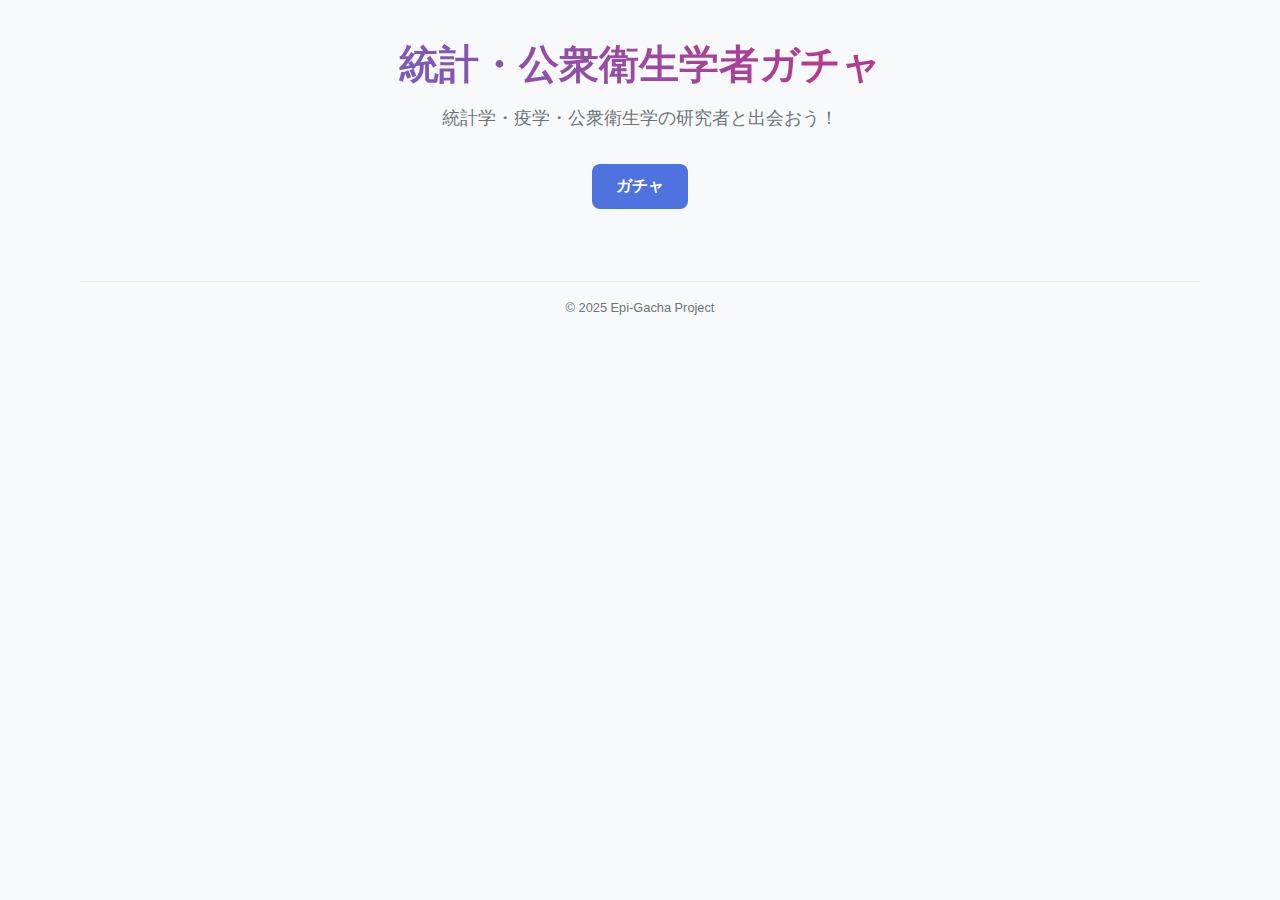
<file: index.html>
<!DOCTYPE html>
<html lang="ja">
<head>
  <meta charset="UTF-8">
  <meta name="viewport" content="width=device-width, initial-scale=1.0">
  <title>統計・公衆衛生学者ガチャ</title>
  <link rel="stylesheet" href="style.css">
  
  <!-- Open Graph / Facebook -->
  <meta property="og:type" content="website">
  <meta property="og:url" content="https://srws-psg.github.io/epi-gacha/">
  <meta property="og:title" content="統計・公衆衛生学者ガチャ">
  <meta property="og:description" content="統計学・疫学・公衆衛生学の研究者と出会おう！">
  <meta property="og:image" content="https://srws-psg.github.io/epi-gacha/originaldata/top_%20thumbnail.png">
  <meta property="og:image:alt" content="統計・公衆衛生学者ガチャのサムネイル">
  
  <!-- Twitter -->
  <meta name="twitter:card" content="summary_large_image">
  <meta name="twitter:title" content="統計・公衆衛生学者ガチャ">
  <meta name="twitter:description" content="統計学・疫学・公衆衛生学の研究者と出会おう！">
  <meta name="twitter:image" content="https://srws-psg.github.io/epi-gacha/originaldata/top_%20thumbnail.png">
</head>
<body>
  <div class="container">
    <header>
      <h1>統計・公衆衛生学者ガチャ</h1>
      <p class="subtitle">統計学・疫学・公衆衛生学の研究者と出会おう！</p>
    </header>
    
    <div class="gacha-controls">
      <button id="pull-one" class="btn">ガチャ</button>
    </div>
    
    
    <div id="gacha-result" class="result-area"></div>
    
    <footer>
      <p>© 2025 Epi-Gacha Project</p>
    </footer>
  </div>
  
  <script src="gacha.js"></script>
</body>
</html>
</file>
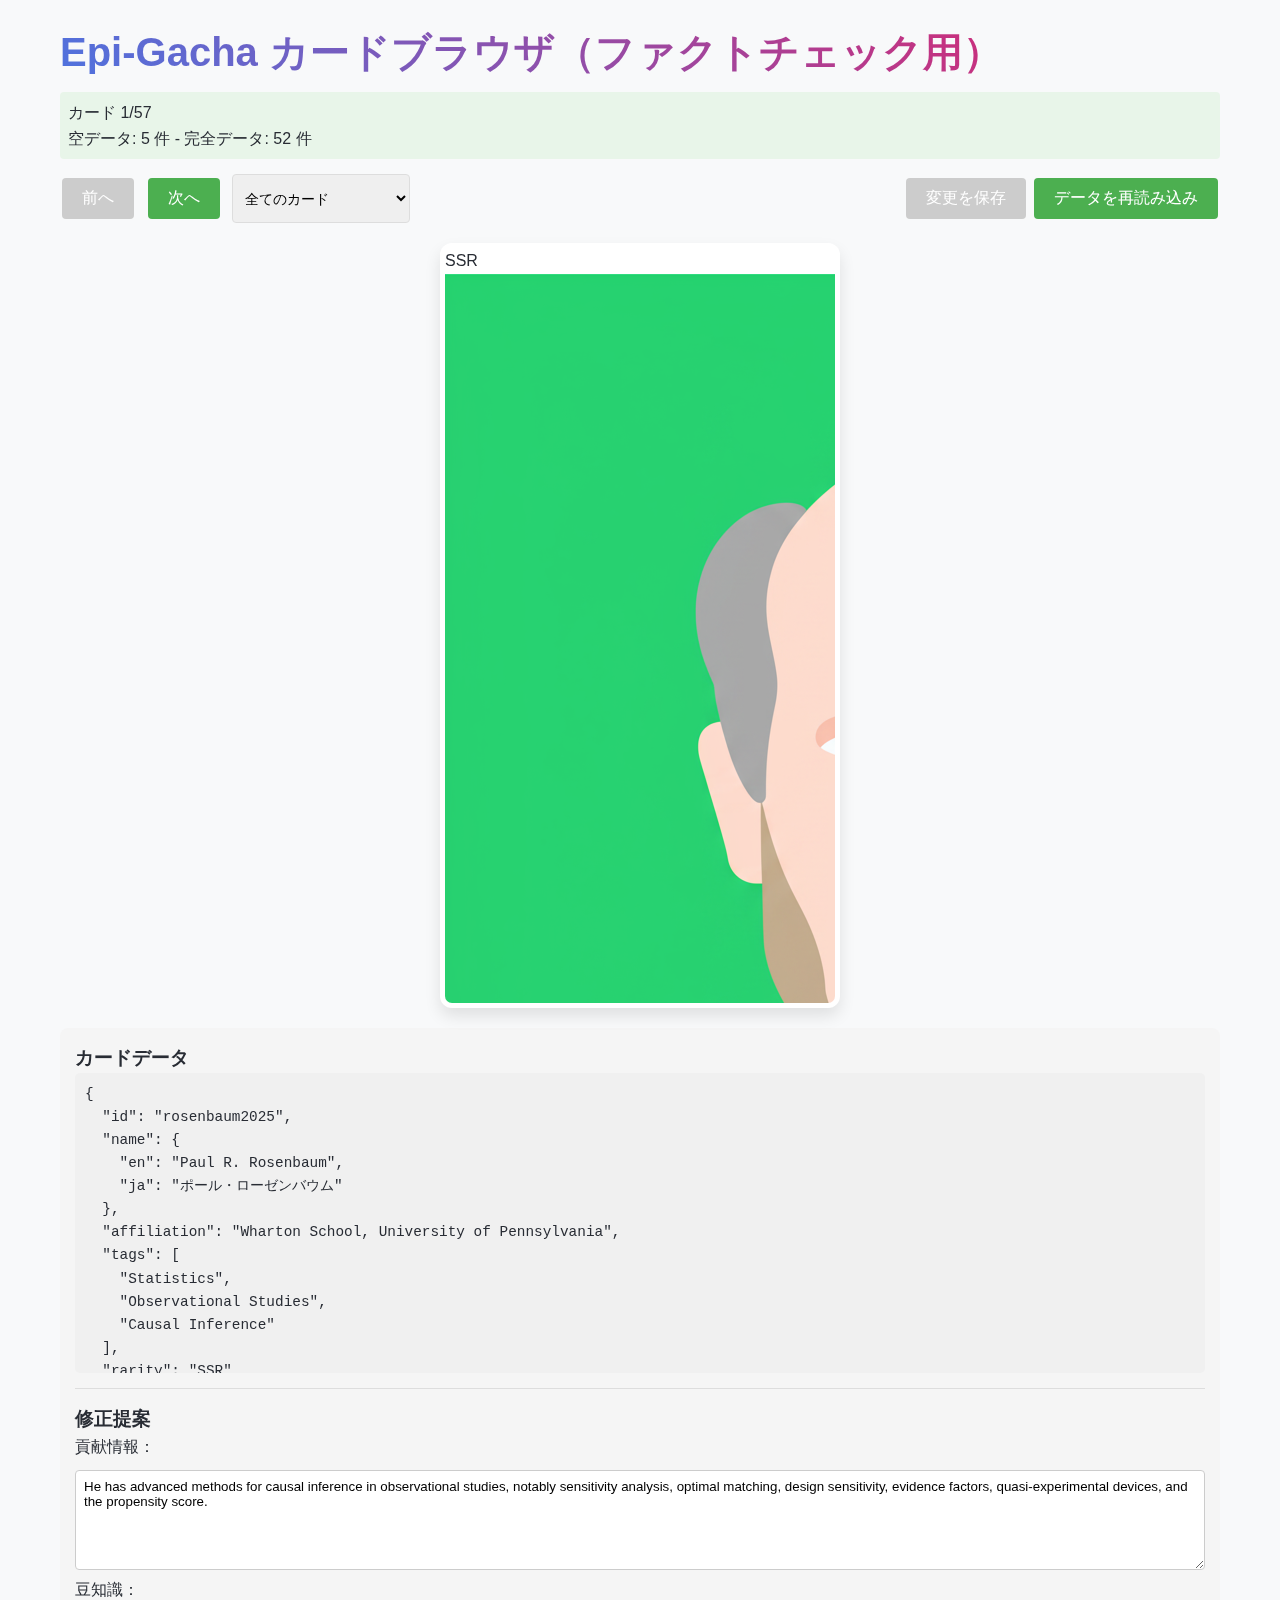
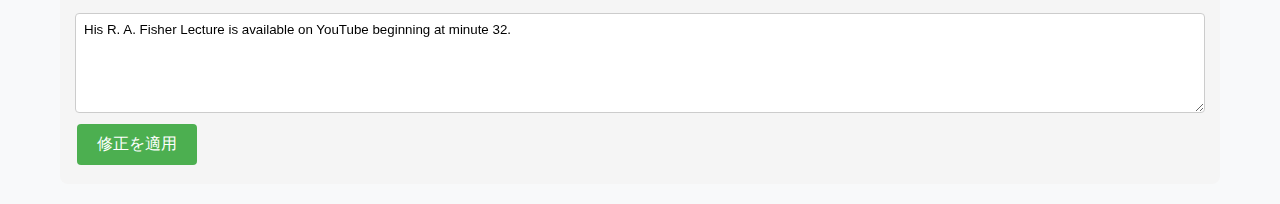
<file: card_browser.html>
<!DOCTYPE html>
<html lang="ja">
<head>
    <meta charset="UTF-8">
    <meta name="viewport" content="width=device-width, initial-scale=1.0">
    <title>Epi-Gacha カードブラウザ（ファクトチェック用）</title>
    <link rel="stylesheet" href="style.css">
    <style>
        .browser-container {
            max-width: 1200px;
            margin: 0 auto;
            padding: 20px;
        }
        
        .controls {
            display: flex;
            justify-content: space-between;
            margin-bottom: 20px;
            align-items: center;
        }
        
        .navigation {
            display: flex;
            gap: 10px;
        }
        
        .card-info {
            margin-top: 20px;
            background-color: #f5f5f5;
            border-radius: 8px;
            padding: 15px;
        }
        
        .card-json {
            max-height: 300px;
            overflow-y: auto;
            font-family: monospace;
            background-color: #f0f0f0;
            padding: 10px;
            border-radius: 5px;
            white-space: pre-wrap;
            font-size: 0.9rem;
        }
        
        .edit-suggestion {
            margin-top: 15px;
            border-top: 1px solid #ddd;
            padding-top: 15px;
        }
        
        textarea {
            width: 100%;
            min-height: 100px;
            margin-top: 10px;
            font-family: inherit;
            padding: 8px;
            border: 1px solid #ccc;
            border-radius: 4px;
        }
        
        button {
            background-color: #4caf50;
            color: white;
            border: none;
            padding: 10px 20px;
            text-align: center;
            text-decoration: none;
            display: inline-block;
            font-size: 16px;
            margin: 4px 2px;
            cursor: pointer;
            border-radius: 4px;
        }
        
        button:disabled {
            background-color: #cccccc;
            cursor: not-allowed;
        }
        
        .card-display {
            display: flex;
            justify-content: center;
        }
        
        .card-container {
            max-width: 400px;
        }
        
        .issues {
            margin-top: 15px;
            color: #d32f2f;
        }
        
        .source-link {
            display: block;
            margin-top: 5px;
            word-break: break-all;
        }
        
        .stats {
            margin-bottom: 15px;
            padding: 8px;
            background-color: #e8f5e9;
            border-radius: 4px;
        }
    </style>
</head>
<body>
    <div class="browser-container">
        <h1>Epi-Gacha カードブラウザ（ファクトチェック用）</h1>
        
        <div class="stats">
            <div id="progress-info">カード 0/0</div>
            <div id="data-stats">空データ: 0 件 - 完全データ: 0 件</div>
        </div>
        
        <div class="controls">
            <div class="navigation">
                <button id="prev-btn" disabled>前へ</button>
                <button id="next-btn" disabled>次へ</button>
                <select id="filter-select">
                    <option value="all">全てのカード</option>
                    <option value="empty">空データのみ</option>
                    <option value="incomplete">不完全なデータ</option>
                    <option value="complete">完全なデータ</option>
                    <option value="updated">最近更新されたデータ</option>
                </select>
            </div>
            <div>
                <button id="save-btn" disabled>変更を保存</button>
                <button id="reload-btn">データを再読み込み</button>
            </div>
        </div>
        
        <div class="card-display">
            <div id="card-container" class="card-container"></div>
        </div>
        
        <div class="card-info">
            <h3>カードデータ</h3>
            <div id="card-json" class="card-json"></div>
            
            <div class="issues" id="issues-container"></div>
            
            <div class="edit-suggestion">
                <h3>修正提案</h3>
                <div>
                    <label for="contribution-edit">貢献情報：</label>
                    <textarea id="contribution-edit"></textarea>
                </div>
                <div>
                    <label for="trivia-edit">豆知識：</label>
                    <textarea id="trivia-edit"></textarea>
                </div>
                <div>
                    <button id="apply-edit-btn">修正を適用</button>
                </div>
            </div>
        </div>
    </div>
    
    <script>
        document.addEventListener('DOMContentLoaded', function() {
            let scholars = [];
            let filteredScholars = [];
            let currentIndex = 0;
            let jsonFile = 'scholars_enhanced_tavily.json'; // 更新されたJSON
            let editedScholars = {}; // 編集されたデータを保持
            
            const cardContainer = document.getElementById('card-container');
            const cardJson = document.getElementById('card-json');
            const prevBtn = document.getElementById('prev-btn');
            const nextBtn = document.getElementById('next-btn');
            const filterSelect = document.getElementById('filter-select');
            const saveBtn = document.getElementById('save-btn');
            const reloadBtn = document.getElementById('reload-btn');
            const contributionEdit = document.getElementById('contribution-edit');
            const triviaEdit = document.getElementById('trivia-edit');
            const applyEditBtn = document.getElementById('apply-edit-btn');
            const progressInfo = document.getElementById('progress-info');
            const dataStats = document.getElementById('data-stats');
            const issuesContainer = document.getElementById('issues-container');
            
            // スカラーデータをロード
            async function loadScholars() {
                try {
                    const response = await fetch(jsonFile);
                    scholars = await response.json();
                    applyFilter();
                    updateStats();
                    
                    if (filteredScholars.length > 0) {
                        currentIndex = 0;
                        showCurrentScholar();
                    }
                } catch (error) {
                    console.error('データの読み込みに失敗しました:', error);
                    alert('データの読み込みに失敗しました。詳細はコンソールを確認してください。');
                }
            }
            
            // 統計情報の更新
            function updateStats() {
                const emptyCount = scholars.filter(s => 
                    !s.contribution?.text || !s.trivia
                ).length;
                
                const completeCount = scholars.length - emptyCount;
                
                dataStats.textContent = `空データ: ${emptyCount} 件 - 完全データ: ${completeCount} 件`;
            }
            
            // フィルターを適用
            function applyFilter() {
                const filterValue = filterSelect.value;
                
                switch (filterValue) {
                    case 'empty':
                        filteredScholars = scholars.filter(s => 
                            !s.contribution?.text && !s.trivia
                        );
                        break;
                    case 'incomplete':
                        filteredScholars = scholars.filter(s => 
                            !s.contribution?.text || !s.trivia
                        );
                        break;
                    case 'complete':
                        filteredScholars = scholars.filter(s => 
                            s.contribution?.text && s.trivia
                        );
                        break;
                    case 'updated':
                        // 更新されたデータの定義（例: editedScholarsに含まれるデータ）
                        filteredScholars = scholars.filter(s => 
                            Object.keys(editedScholars).includes(s.id)
                        );
                        break;
                    default:
                        filteredScholars = [...scholars];
                }
                
                updateNavButtons();
                
                if (filteredScholars.length > 0) {
                    if (currentIndex >= filteredScholars.length) {
                        currentIndex = filteredScholars.length - 1;
                    }
                    showCurrentScholar();
                } else {
                    cardContainer.innerHTML = '<p>該当するカードがありません</p>';
                    cardJson.textContent = '';
                    contributionEdit.value = '';
                    triviaEdit.value = '';
                }
            }
            
            // ナビゲーションボタンの状態を更新
            function updateNavButtons() {
                prevBtn.disabled = filteredScholars.length === 0 || currentIndex === 0;
                nextBtn.disabled = filteredScholars.length === 0 || currentIndex === filteredScholars.length - 1;
                saveBtn.disabled = Object.keys(editedScholars).length === 0;
                
                if (filteredScholars.length > 0) {
                    progressInfo.textContent = `カード ${currentIndex + 1}/${filteredScholars.length}`;
                } else {
                    progressInfo.textContent = 'カード 0/0';
                }
            }
            
            // 現在のスカラーを表示
            function showCurrentScholar() {
                if (filteredScholars.length === 0) return;
                
                const scholar = filteredScholars[currentIndex];
                renderCard(scholar);
                updateJsonDisplay(scholar);
                updateEditFields(scholar);
                checkIssues(scholar);
                updateNavButtons();
            }
            
            // 問題をチェック
            function checkIssues(scholar) {
                issuesContainer.innerHTML = '';
                const issues = [];
                
                if (!scholar.contribution?.text) {
                    issues.push('貢献情報が空です');
                }
                
                if (!scholar.trivia) {
                    issues.push('豆知識が空です');
                }
                
                if (scholar.contribution?.text && scholar.contribution.text.length < 30) {
                    issues.push('貢献情報が短すぎます');
                }
                
                if (scholar.trivia && scholar.trivia.length < 20) {
                    issues.push('豆知識が短すぎます');
                }
                
                if (scholar.contribution?.source === 'https://example.com/scholar1, https://example.com/scholar2') {
                    issues.push('貢献情報の出典がモックデータです');
                }
                
                if (scholar.triviaSource === 'https://example.com/scholar2, https://example.com/scholar3') {
                    issues.push('豆知識の出典がモックデータです');
                }
                
                if (issues.length > 0) {
                    const issuesList = document.createElement('ul');
                    issues.forEach(issue => {
                        const li = document.createElement('li');
                        li.textContent = issue;
                        issuesList.appendChild(li);
                    });
                    
                    issuesContainer.innerHTML = '<h3>問題点</h3>';
                    issuesContainer.appendChild(issuesList);
                }
            }
            
            // 編集フィールドを更新
            function updateEditFields(scholar) {
                contributionEdit.value = scholar.contribution?.text || '';
                triviaEdit.value = scholar.trivia || '';
            }
            
            // JSONディスプレイを更新
            function updateJsonDisplay(scholar) {
                cardJson.textContent = JSON.stringify(scholar, null, 2);
            }
            
            // カードをレンダリング
            function renderCard(scholar) {
                const rarityClass = scholar.rarity?.toLowerCase() || 'n';
                const avatar = scholar.avatar || 'https://via.placeholder.com/300?text=No+Image';
                
                const html = `
                    <div class="card ${rarityClass}">
                        <div class="card-header">
                            <div class="rarity-badge">${scholar.rarity || 'N'}</div>
                        </div>
                        <div class="card-image">
                            <img src="${avatar}" alt="${scholar.name?.ja || scholar.id}">
                        </div>
                        <div class="card-content">
                            <h2 class="scholar-name">${scholar.name?.ja || scholar.id}</h2>
                            <p class="scholar-name-en">${scholar.name?.en || ''}</p>
                            <p class="scholar-affiliation">${scholar.affiliation || ''}</p>
                            
                            <div class="section contribution">
                                <h3>貢献</h3>
                                <p>${scholar.contribution?.text || '情報なし'}</p>
                                ${scholar.contribution?.source ? 
                                    `<a href="${scholar.contribution.source}" class="source-link" target="_blank">出典: ${scholar.contribution.source}</a>` : ''}
                            </div>
                            
                            <div class="section trivia">
                                <h3>豆知識</h3>
                                <p>${scholar.trivia || '情報なし'}</p>
                                ${scholar.triviaSource ? 
                                    `<a href="${scholar.triviaSource}" class="source-link" target="_blank">出典: ${scholar.triviaSource}</a>` : ''}
                            </div>
                            
                            <div class="tags">
                                ${scholar.tags?.map(tag => `<span class="tag">${tag}</span>`).join('') || ''}
                            </div>
                        </div>
                    </div>
                `;
                
                cardContainer.innerHTML = html;
            }
            
            // 修正を適用
            function applyEdit() {
                if (filteredScholars.length === 0) return;
                
                const scholar = filteredScholars[currentIndex];
                const originalScholar = scholars.find(s => s.id === scholar.id);
                
                // 貢献情報の更新
                if (!originalScholar.contribution) {
                    originalScholar.contribution = {};
                }
                originalScholar.contribution.text = contributionEdit.value;
                
                // 豆知識の更新
                originalScholar.trivia = triviaEdit.value;
                
                // 編集されたデータを記録
                editedScholars[scholar.id] = true;
                
                // 表示の更新
                Object.assign(scholar, originalScholar);
                renderCard(scholar);
                updateJsonDisplay(scholar);
                checkIssues(scholar);
                
                // ボタンの状態を更新
                saveBtn.disabled = false;
            }
            
            // 変更を保存
            async function saveChanges() {
                // 通常、サーバーサイドのAPIを呼び出して保存するが、
                // 今回はモックデータのためダウンロードとして実装
                const editedData = scholars.map(scholar => {
                    if (editedScholars[scholar.id]) {
                        return scholar;
                    }
                    return scholar;
                });
                
                const blob = new Blob([JSON.stringify(editedData, null, 2)], {type: 'application/json'});
                const url = URL.createObjectURL(blob);
                const a = document.createElement('a');
                a.href = url;
                a.download = 'scholars_enhanced_edited.json';
                a.click();
                
                alert('編集されたデータがダウンロードされました。このファイルをscholars_enhanced.jsonに置き換えてください。');
                
                // 編集フラグをクリア
                editedScholars = {};
                saveBtn.disabled = true;
            }
            
            // イベントリスナーの設定
            prevBtn.addEventListener('click', () => {
                if (currentIndex > 0) {
                    currentIndex--;
                    showCurrentScholar();
                }
            });
            
            nextBtn.addEventListener('click', () => {
                if (currentIndex < filteredScholars.length - 1) {
                    currentIndex++;
                    showCurrentScholar();
                }
            });
            
            filterSelect.addEventListener('change', () => {
                currentIndex = 0;
                applyFilter();
            });
            
            reloadBtn.addEventListener('click', loadScholars);
            
            applyEditBtn.addEventListener('click', applyEdit);
            
            saveBtn.addEventListener('click', saveChanges);
            
            // 初期ロード
            loadScholars();
        });
    </script>
</body>
</html>
</file>
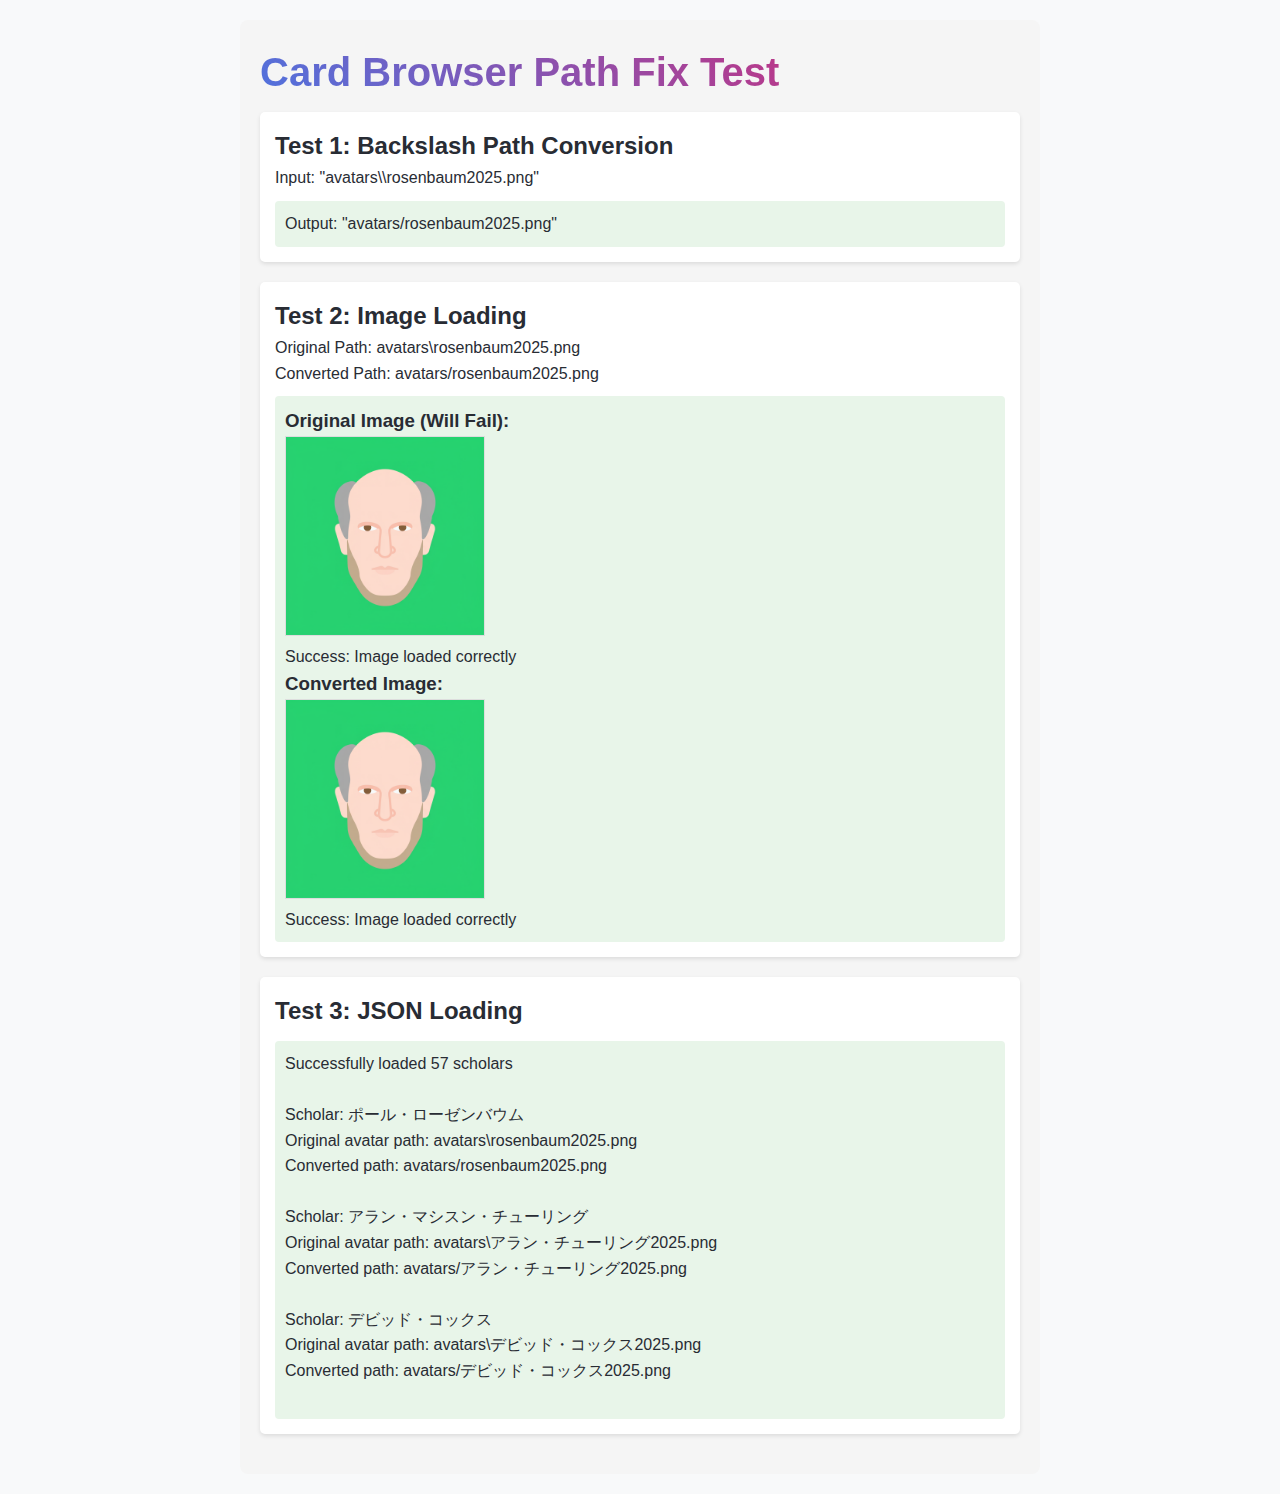
<file: test_card_browser.html>
<!DOCTYPE html>
<html lang="ja">
<head>
    <meta charset="UTF-8">
    <meta name="viewport" content="width=device-width, initial-scale=1.0">
    <title>Card Browser Test</title>
    <link rel="stylesheet" href="style.css">
    <style>
        body {
            font-family: Arial, sans-serif;
            padding: 20px;
        }
        .test-container {
            max-width: 800px;
            margin: 0 auto;
            padding: 20px;
            background-color: #f5f5f5;
            border-radius: 8px;
        }
        .test-item {
            margin-bottom: 20px;
            padding: 15px;
            background-color: #fff;
            border-radius: 5px;
            box-shadow: 0 2px 4px rgba(0,0,0,0.1);
        }
        .test-result {
            margin-top: 10px;
            padding: 10px;
            background-color: #e8f5e9;
            border-radius: 4px;
        }
        .error {
            background-color: #ffebee;
            color: #d32f2f;
        }
        img {
            max-width: 200px;
            border: 1px solid #ddd;
        }
    </style>
</head>
<body>
    <div class="test-container">
        <h1>Card Browser Path Fix Test</h1>
        
        <div class="test-item">
            <h2>Test 1: Backslash Path Conversion</h2>
            <div id="test1-input">Input: "avatars\\rosenbaum2025.png"</div>
            <div id="test1-output" class="test-result"></div>
        </div>
        
        <div class="test-item">
            <h2>Test 2: Image Loading</h2>
            <div>Original Path: <span id="test2-original"></span></div>
            <div>Converted Path: <span id="test2-converted"></span></div>
            <div class="test-result">
                <h3>Original Image (Will Fail):</h3>
                <img id="original-img" src="" alt="Original Path Image">
                <div id="original-status"></div>
                
                <h3>Converted Image:</h3>
                <img id="converted-img" src="" alt="Converted Path Image">
                <div id="converted-status"></div>
            </div>
        </div>
        
        <div class="test-item">
            <h2>Test 3: JSON Loading</h2>
            <div class="test-result" id="json-test-result">
                Loading JSON...
            </div>
        </div>
    </div>
    
    <script>
        document.addEventListener('DOMContentLoaded', function() {
            // Test 1: Backslash Path Conversion
            const testPath = "avatars\\rosenbaum2025.png";
            const convertedPath = testPath.replace(/\\/g, '/');
            document.getElementById('test1-output').textContent = `Output: "${convertedPath}"`;
            
            // Test 2: Image Loading
            const originalPath = "avatars\\rosenbaum2025.png";
            const fixedPath = originalPath.replace(/\\/g, '/');
            
            document.getElementById('test2-original').textContent = originalPath;
            document.getElementById('test2-converted').textContent = fixedPath;
            
            const originalImg = document.getElementById('original-img');
            const convertedImg = document.getElementById('converted-img');
            
            originalImg.src = originalPath;
            convertedImg.src = fixedPath;
            
            originalImg.onerror = function() {
                document.getElementById('original-status').textContent = "Error: Failed to load image with backslashes";
                document.getElementById('original-status').classList.add('error');
            };
            
            originalImg.onload = function() {
                document.getElementById('original-status').textContent = "Success: Image loaded correctly";
            };
            
            convertedImg.onerror = function() {
                document.getElementById('converted-status').textContent = "Error: Failed to load image";
                document.getElementById('converted-status').classList.add('error');
            };
            
            convertedImg.onload = function() {
                document.getElementById('converted-status').textContent = "Success: Image loaded correctly";
            };
            
            // Test 3: JSON Loading
            async function testJsonLoading() {
                try {
                    const response = await fetch('scholars_enhanced.json');
                    const scholars = await response.json();
                    
                    let result = `Successfully loaded ${scholars.length} scholars<br><br>`;
                    
                    // Check first 3 scholars with avatars
                    let count = 0;
                    for (const scholar of scholars) {
                        if (scholar.avatar && count < 3) {
                            result += `Scholar: ${scholar.name.ja}<br>`;
                            result += `Original avatar path: ${scholar.avatar}<br>`;
                            result += `Converted path: ${scholar.avatar.replace(/\\/g, '/')}<br><br>`;
                            count++;
                        }
                    }
                    
                    document.getElementById('json-test-result').innerHTML = result;
                } catch (error) {
                    document.getElementById('json-test-result').innerHTML = `Error loading JSON: ${error.message}`;
                    document.getElementById('json-test-result').classList.add('error');
                }
            }
            
            testJsonLoading();
        });
    </script>
</body>
</html>
</file>
<file: style.css>
:root {
  --primary: #4e73df;
  --secondary: #6c757d;
  --bg: #f8f9fa;
  --text: #282c34;
  --card-bg: #ffffff;
  --ssr: linear-gradient(45deg, #ff9a8b, #ff6a88, #ff99ac);
  --sr: linear-gradient(45deg, #84fab0, #8fd3f4);
  --r: linear-gradient(45deg, #a6c0fe, #f68084);
  --n: linear-gradient(45deg, #d4d4d4, #f7f7f7);
}

* {
  box-sizing: border-box;
  margin: 0;
  padding: 0;
}

body {
  font-family: 'Helvetica Neue', Arial, "Hiragino Kaku Gothic ProN", "Hiragino Sans", Meiryo, sans-serif;
  background-color: var(--bg);
  color: var(--text);
  line-height: 1.6;
}

.container {
  max-width: 90%;
  margin: 0 auto;
  padding: 2rem 1rem;
}

@media (min-width: 1600px) {
  .container {
    max-width: 1600px;
  }
}

header {
  text-align: center;
  margin-bottom: 2rem;
}

h1 {
  font-size: 2.5rem;
  margin-bottom: 0.5rem;
  background: linear-gradient(45deg, #4e73df, #e91e63);
  -webkit-background-clip: text;
  -webkit-text-fill-color: transparent;
  background-clip: text;
}

.subtitle {
  font-size: 1.1rem;
  color: var(--secondary);
}

.gacha-controls {
  display: flex;
  justify-content: center;
  gap: 1rem;
  margin-bottom: 1.5rem;
}

.btn {
  padding: 0.75rem 1.5rem;
  border: none;
  border-radius: 8px;
  background-color: var(--primary);
  color: white;
  font-size: 1rem;
  font-weight: bold;
  cursor: pointer;
  transition: all 0.3s;
}

.btn:hover {
  transform: translateY(-2px);
  box-shadow: 0 5px 15px rgba(0,0,0,0.1);
}

.btn-special {
  background-color: #e91e63;
}

.btn-small {
  padding: 0.5rem 1rem;
  font-size: 0.875rem;
}

.filter-section {
  display: flex;
  justify-content: center;
  gap: 0.5rem;
  margin-bottom: 2rem;
}

select {
  padding: 0.5rem;
  border-radius: 4px;
  border: 1px solid #ddd;
  font-size: 0.9rem;
}

.result-area {
  display: grid;
  grid-template-columns: repeat(auto-fit, minmax(300px, 1fr));
  gap: 1.5rem;
  justify-content: center;
}

@media (min-width: 768px) {
  .result-area {
    grid-template-columns: repeat(auto-fit, minmax(300px, 350px));
  }
}

@media (min-width: 1200px) {
  .result-area {
    grid-template-columns: repeat(auto-fit, minmax(300px, 400px));
  }
}

.card {
  width: 100%;
  max-width: 400px;
  border-radius: 12px;
  overflow: hidden;
  background: var(--card-bg);
  box-shadow: 0 8px 16px rgba(0,0,0,0.1);
  transition: all 0.3s;
  position: relative;
  border: 5px solid transparent;
  max-height: 85vh;
  display: flex;
  flex-direction: column;
}

/* レア度に応じたフレーム */
.card.rarity-frame-SSR {
  border-image: linear-gradient(45deg, gold, #ffdd40, #ffd700, #ffcc00) 1;
  box-shadow: 0 0 15px rgba(255, 215, 0, 0.7), 0 8px 25px rgba(0,0,0,0.2);
}

.card.rarity-frame-SR {
  border-image: linear-gradient(45deg, silver, #e0e0e0, #c0c0c0, #a9a9a9) 1;
  box-shadow: 0 0 10px rgba(192, 192, 192, 0.6), 0 8px 20px rgba(0,0,0,0.15);
}

.card.rarity-frame-R {
  border-image: linear-gradient(45deg, #6a11cb, #2575fc) 1;
  box-shadow: 0 0 8px rgba(37, 117, 252, 0.5), 0 8px 16px rgba(0,0,0,0.1);
}

.card.rarity-frame-N {
  border: 5px solid #d4d4d4;
}

.card:hover {
  transform: translateY(-5px);
  box-shadow: 0 12px 20px rgba(0,0,0,0.15);
}

.card-img {
  width: 100%;
  height: 300px;
  object-fit: cover;
}

.card-content {
  padding: 1.5rem;
  overflow-y: auto;
  flex-grow: 1;
}

.card h3 {
  margin-top: 0;
  margin-bottom: 0.5rem;
  font-size: 1.25rem;
}

.card-affiliation {
  font-size: 0.9rem;
  color: var(--secondary);
  margin-bottom: 1rem;
}

.card-rarity {
  position: absolute;
  top: 20px;
  right: 0;
  padding: 0.5rem 1.5rem;
  font-weight: bold;
  font-size: 1.2rem;
  color: white;
  transform: translateX(35%) rotate(45deg);
  width: 150px;
  text-align: center;
  box-shadow: 0 2px 5px rgba(0,0,0,0.2);
  z-index: 10;
}

.rarity-SSR { 
  background: var(--ssr); 
  text-shadow: 0 2px 4px rgba(0,0,0,0.3);
  animation: glowing 1.5s infinite alternate;
  font-size: 1.4rem;
}

.rarity-SR { 
  background: var(--sr); 
  text-shadow: 0 1px 3px rgba(0,0,0,0.2);
  animation: pulse 2s infinite;
}

.rarity-R { 
  background: var(--r); 
}

.rarity-N { 
  background: var(--n); 
  color: var(--text); 
}

/* レア度の背景エフェクト */
.card-background-effect {
  position: absolute;
  top: 0;
  left: 0;
  width: 100%;
  height: 100%;
  pointer-events: none;
  z-index: 1;
  opacity: 0.7;
}

.background-SSR {
  background: radial-gradient(circle at center, rgba(255,215,0,0.3) 0%, transparent 70%);
  animation: pulseBackground 2s infinite alternate;
}

.background-SR {
  background: radial-gradient(circle at center, rgba(192,192,192,0.2) 0%, transparent 60%);
}

/* アニメーション定義 */
@keyframes glowing {
  from { box-shadow: 0 0 5px rgba(255,215,0,0.5), 0 0 10px rgba(255,215,0,0.3); }
  to { box-shadow: 0 0 15px rgba(255,215,0,0.8), 0 0 20px rgba(255,215,0,0.5); }
}

@keyframes pulse {
  0% { transform: translateX(35%) rotate(45deg) scale(1); }
  50% { transform: translateX(35%) rotate(45deg) scale(1.05); }
  100% { transform: translateX(35%) rotate(45deg) scale(1); }
}

@keyframes pulseBackground {
  from { opacity: 0.4; }
  to { opacity: 0.7; }
}

.card-tags {
  display: flex;
  flex-wrap: wrap;
  gap: 0.5rem;
  margin: 0.5rem 0;
}

.tag {
  background-color: #f0f0f0;
  padding: 0.25rem 0.5rem;
  border-radius: 4px;
  font-size: 0.75rem;
}

.highlight {
  margin-top: 0.5rem;
  font-size: 0.9rem;
}

.highlight a {
  margin-left: 0.5rem;
  color: var(--primary);
  text-decoration: none;
}

/* 貢献セクションと豆知識セクション */
.contribution-section, .trivia-section {
  margin-top: 1rem;
  padding: 0.75rem;
  border-radius: 8px;
  background-color: #f9f9f9;
}

.contribution-section {
  border-left: 3px solid var(--primary);
}

.trivia-section {
  border-left: 3px solid #e91e63;
  margin-top: 1rem;
}

.contribution-section h4, .trivia-section h4 {
  margin-bottom: 0.5rem;
  font-size: 1rem;
  color: #333;
  font-weight: bold;
}

.contribution-text, .trivia-text {
  font-size: 0.9rem;
  line-height: 1.5;
  margin-bottom: 0.5rem;
}

.source {
  margin-top: 0.5rem;
  font-size: 0.75rem;
  color: #888;
  text-align: right;
}

.source a {
  color: var(--primary);
  text-decoration: none;
}

footer {
  text-align: center;
  margin-top: 3rem;
  padding-top: 1rem;
  font-size: 0.8rem;
  color: var(--secondary);
  border-top: 1px solid #eee;
}

/* アニメーション */
@keyframes slideIn {
  from { opacity: 0; transform: translateY(50px); }
  to { opacity: 1; transform: translateY(0); }
}

.card-anim {
  animation: slideIn 0.5s ease forwards;
}

/* レスポンシブ対応 */
@media (max-width: 768px) {
  .container {
    padding: 1rem;
  }
  
  h1 {
    font-size: 2rem;
  }
  
  .card {
    width: 100%;
    max-width: 350px;
  }
}
</file>
